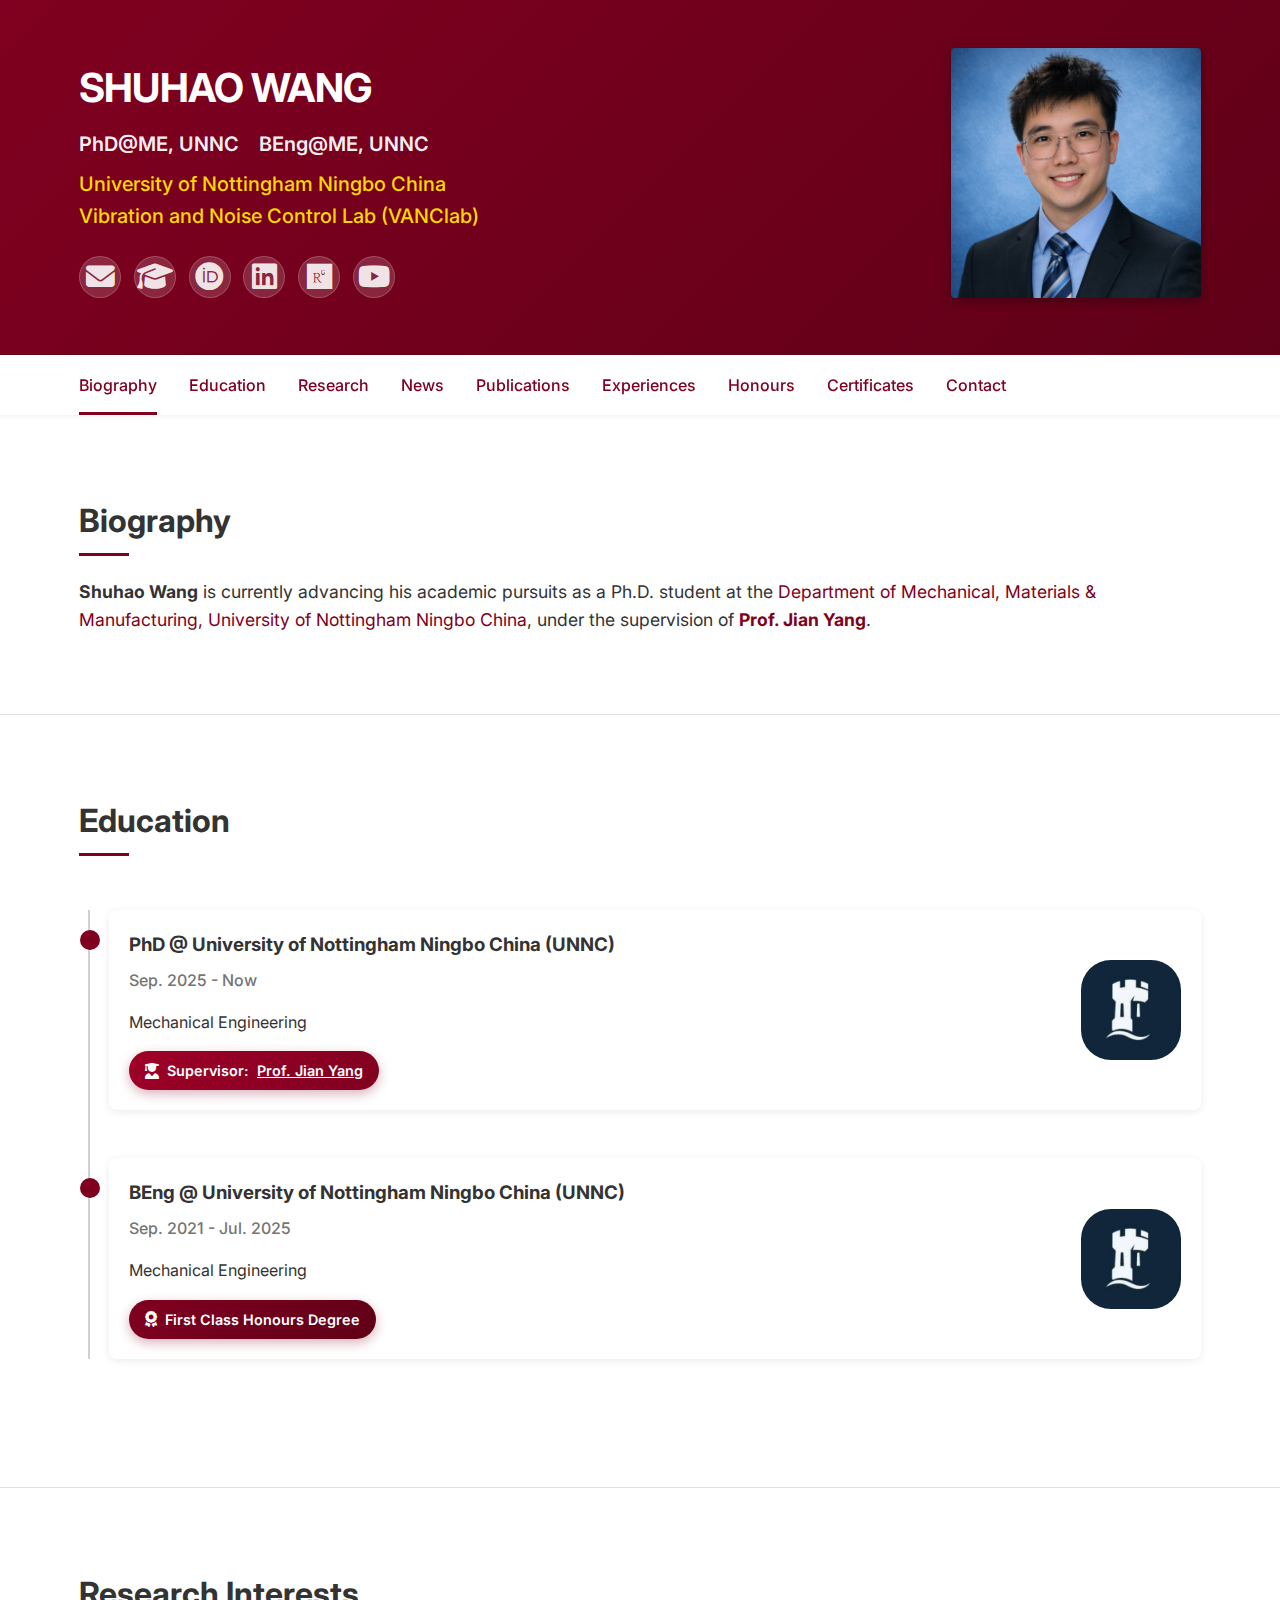
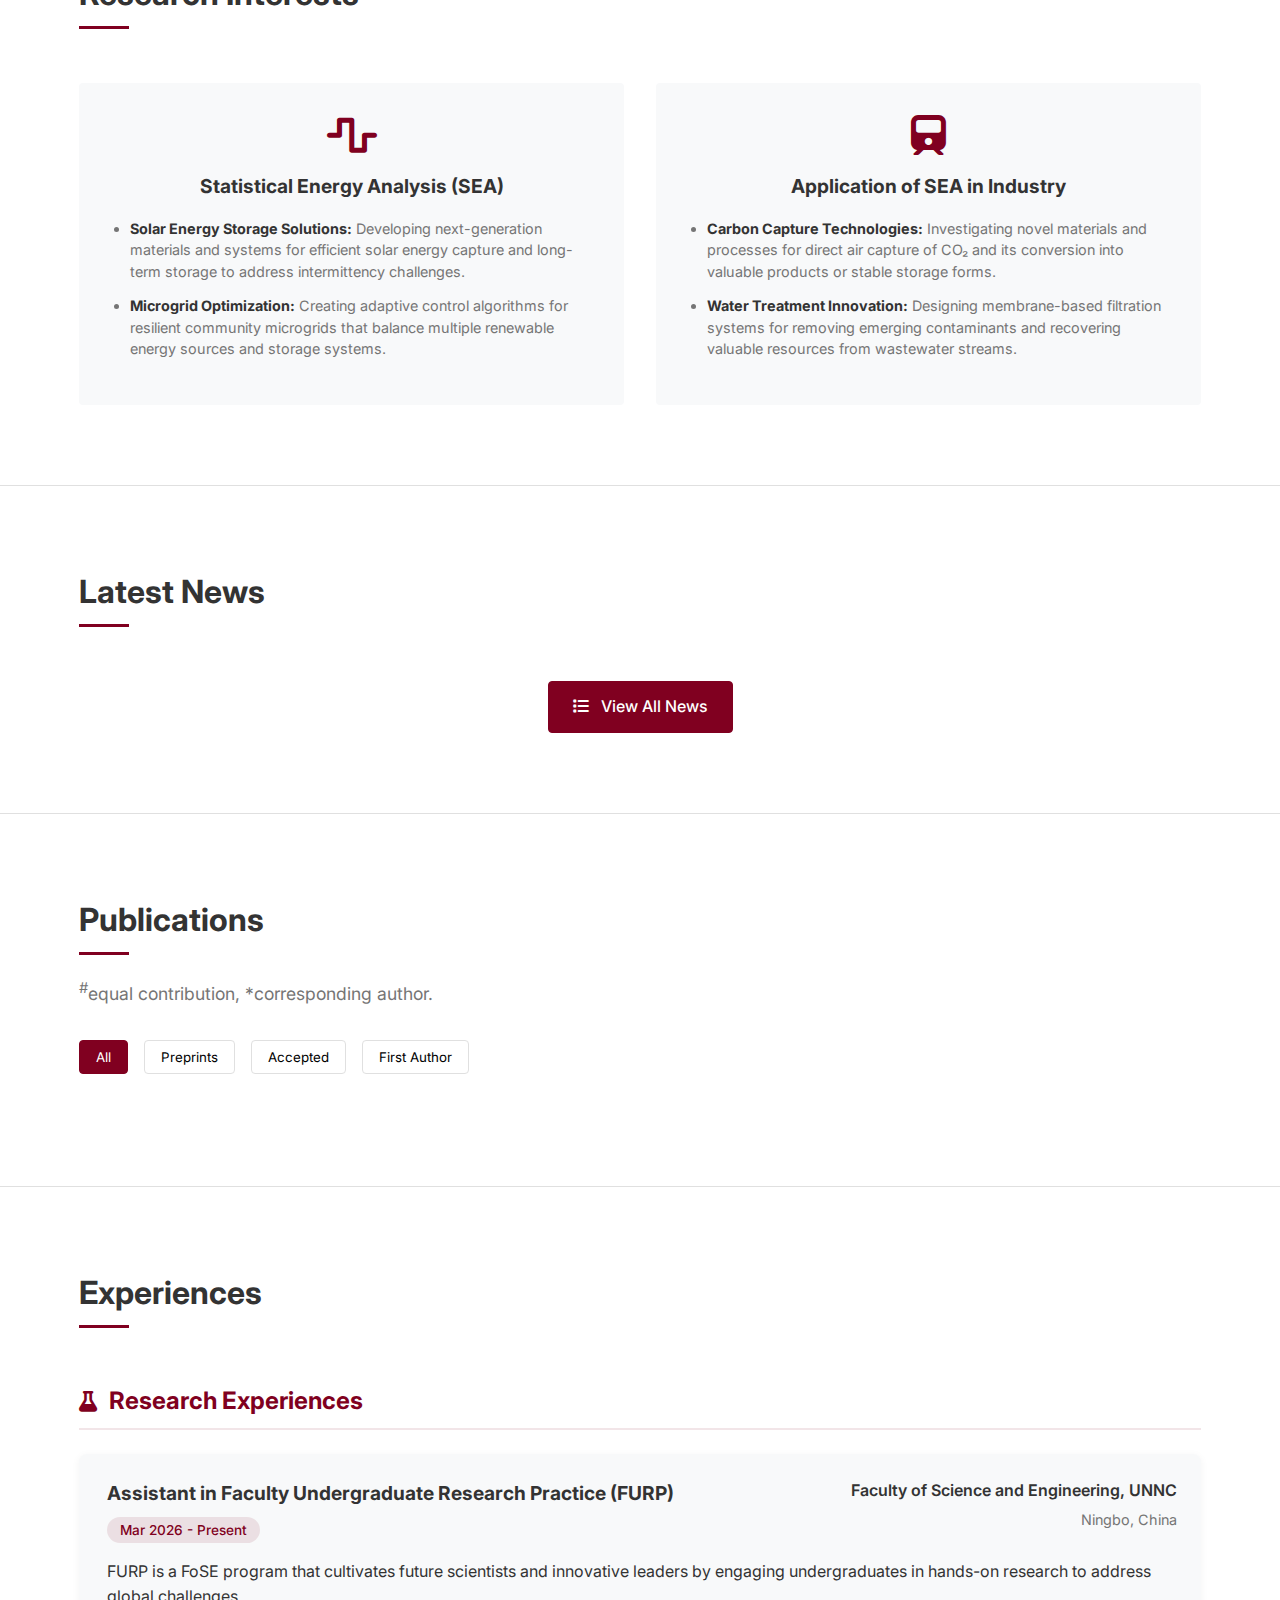
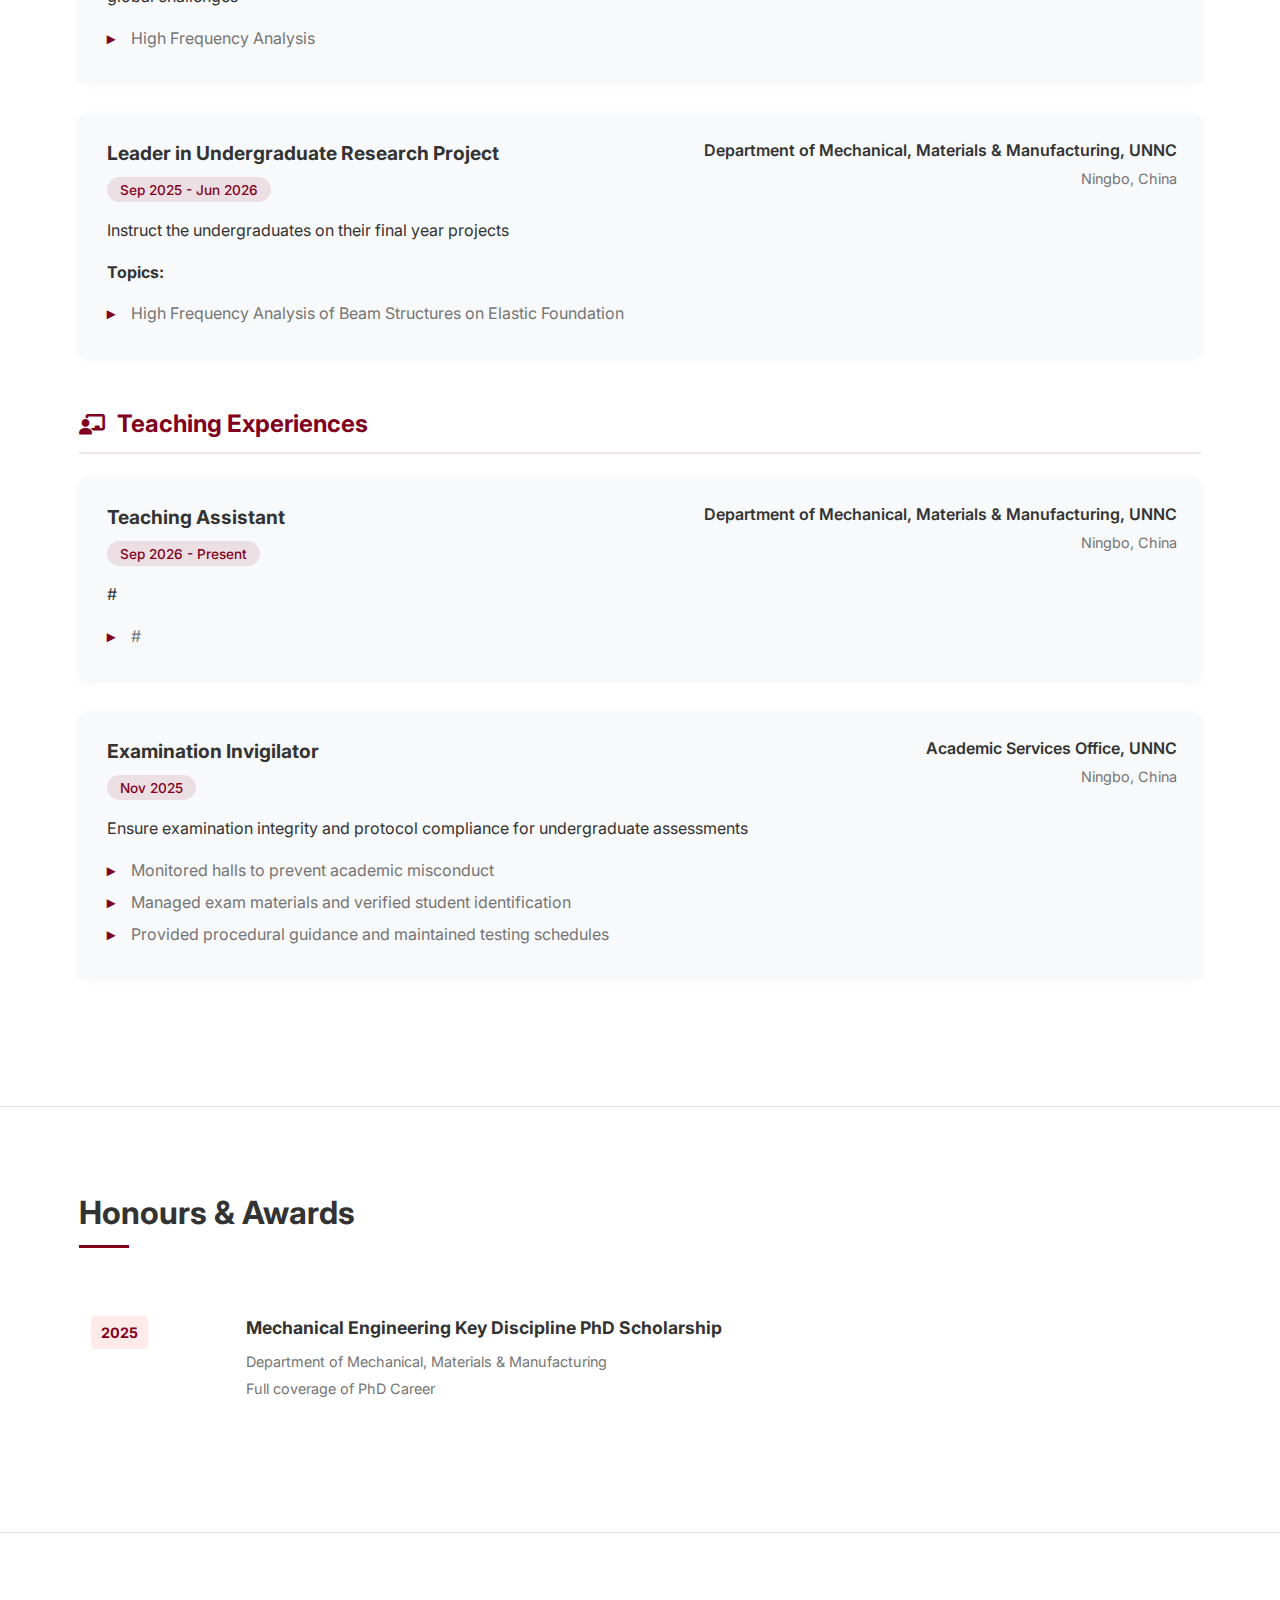
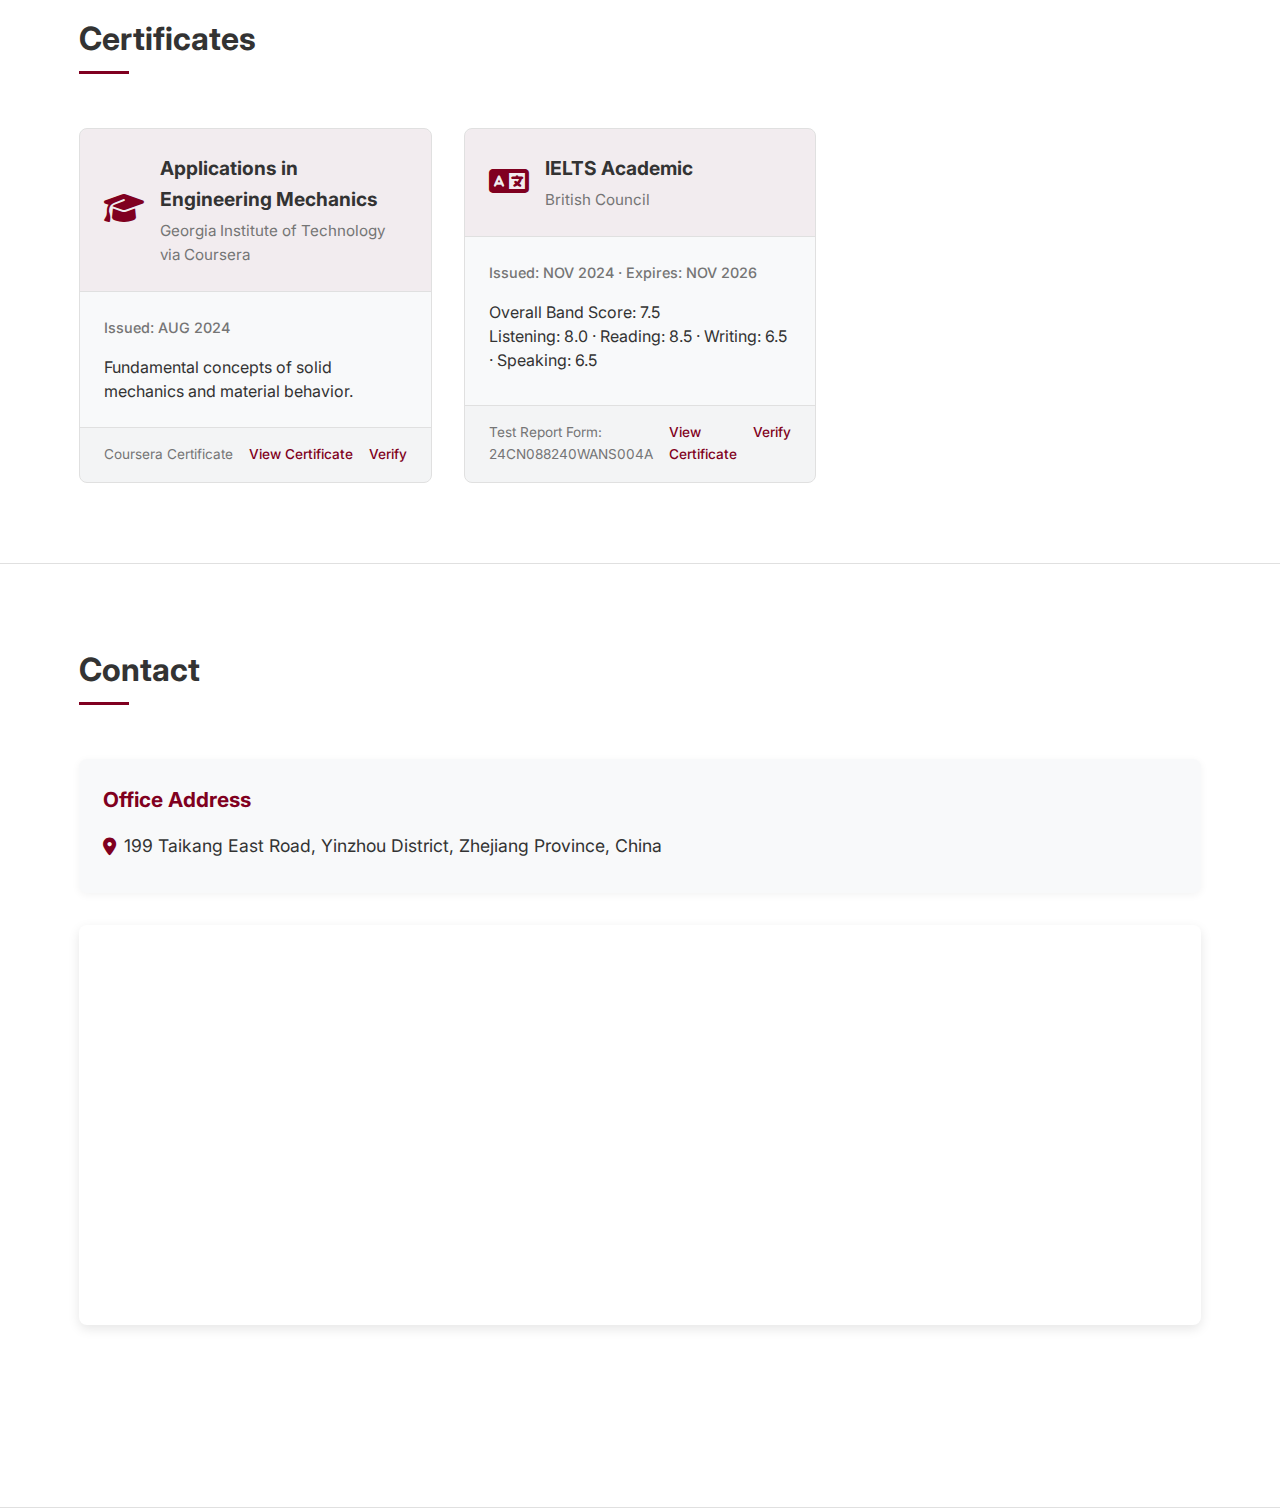
<file: index.html>
<!DOCTYPE html>
<html lang="en">
<head>
    <meta charset="UTF-8">
    <meta name="viewport" content="width=device-width, initial-scale=1.0">
    <title>Shuhao Wang</title>
    <link rel="stylesheet" href="styles.css">
    <link rel="stylesheet" href="https://cdnjs.cloudflare.com/ajax/libs/font-awesome/6.4.0/css/all.min.css">
    <link href="https://fonts.googleapis.com/css2?family=Inter:wght@300;400;500;600;700&display=swap" rel="stylesheet">
</head>
<body>
    <header>
        <div class="container">
            <div class="header-content">
                <div class="profile-info">
                    <!-- Profile info will be loaded from JSON -->
                </div>
                <div class="profile-image">
                    <img src="assets/shuhao_larger_profile.jpg" id="profile-img">
                </div>
            </div>
        </div>
    </header>

    <nav>
        <div class="container">
            <ul class="nav-links">
                <li><a href="#about" class="active">Biography</a></li>
                <li><a href="#education">Education</a></li>
                <li><a href="#research">Research</a></li>
                <li><a href="#latest-news">News</a></li>
                <li><a href="#publications">Publications</a></li>
                <li><a href="#experiences">Experiences</a></li>
                <li><a href="#honours">Honours</a></li>
                <li><a href="#certificates">Certificates</a></li>
                <li><a href="#location">Contact</a></li>
            </ul>
        </div>
    </nav>

    <main>
        <section id="about" class="section">
            <div class="container">
                <h2 class="section-title">Biography</h2>
                <div class="about-content">
                    <p><b>Shuhao Wang</b> is currently advancing his academic pursuits as a Ph.D. student at the <a href="https://www.nottingham.edu.cn/en/science-engineering/departments-schools/mmm/home.aspx">Department of Mechanical, Materials & Manufacturing, University of Nottingham Ningbo China</a>, under the supervision of <a href="https://www.vanclab.com/prof-yang"> <b>Prof. Jian Yang</b></a>. 
                </div>
            </div>
        </section>

<section id="education" class="section">
    <div class="container">
        <h2 class="section-title">Education</h2>
        <div class="timeline">
            <div class="timeline-item">
                <div class="timeline-marker"></div>
                <div class="timeline-content">
                    <div class="edu-content-wrapper">
                        <div class="edu-text">
                            <h3>PhD @ University of Nottingham Ningbo China (UNNC)</h3>
                            <p class="timeline-date">Sep. 2025 - Now</p>
                            <p>Mechanical Engineering</p>
                            <!-- 导师信息 -->
                            <div class="supervisor-info">
                                <span class="supervisor-badge">
                                    <i class="fas fa-user-graduate"></i>
                                    Supervisor: <a href="https://www.vanclab.com/prof-yang">Prof. Jian Yang</a>
                                </span>
                            </div>
                        </div>
                        <div class="school-logo">
                            <img src="assets/unnclogo.jpg" alt="University of Nottingham Ningbo China" class="edu-logo">
                        </div>
                    </div>
                </div>
            </div>
            <div class="timeline-item">
                <div class="timeline-marker"></div>
                <div class="timeline-content">
                    <div class="edu-content-wrapper">
                        <div class="edu-text">
                            <h3>BEng @ University of Nottingham Ningbo China (UNNC)</h3>
                            <p class="timeline-date">Sep. 2021 - Jul. 2025</p>
                            <p>Mechanical Engineering</p>
                            <!-- 一等荣誉学位信息 -->
                            <div class="degree-honors">
                                <span class="honors-badge">
                                    <i class="fas fa-award"></i>
                                    First Class Honours Degree
                                </span>
                            </div>
                        </div>
                        <div class="school-logo">
                            <img src="assets/unnclogo.jpg" alt="University of Nottingham Ningbo China" class="edu-logo">
                        </div>
                    </div>
                </div>
            </div>
        </div>
    </div>
</section>

        <section id="research" class="section">
            <div class="container">
                <h2 class="section-title">Research Interests</h2>
                <div class="research-areas">
                    <div class="research-area">
                        <i class="fas fa-wave-square"></i>
                        <h3>Statistical Energy Analysis (SEA)</h3>
                        <ul class="research-list">
                            <li><strong>Solar Energy Storage Solutions:</strong> Developing next-generation materials and systems for efficient solar energy capture and long-term storage to address intermittency challenges.</li>
                            <li><strong>Microgrid Optimization:</strong> Creating adaptive control algorithms for resilient community microgrids that balance multiple renewable energy sources and storage systems.</li>
                        </ul>
                    </div>
                    <div class="research-area">
                        <i class="fas fa-train"></i>
                        <h3>Application of SEA in Industry</h3>
                        <ul class="research-list">
                            <li><strong>Carbon Capture Technologies:</strong> Investigating novel materials and processes for direct air capture of CO₂ and its conversion into valuable products or stable storage forms.</li>
                            <li><strong>Water Treatment Innovation:</strong> Designing membrane-based filtration systems for removing emerging contaminants and recovering valuable resources from wastewater streams.</li>
                        </ul>
                    </div>
                </div>
            </div>
        </section>

        <section id="latest-news" class="section">
            <div class="container">
                <h2 class="section-title">Latest News</h2>
                <div id="news-container" class="news-list">
                    <!-- News items will be dynamically loaded here from news.json -->
                </div>
                <div class="view-all-news">
                    <a href="pages/all-news.html" class="btn btn-primary"><i class="fas fa-list"></i> View All News</a>
                </div>
            </div>
        </section>

        <section id="publications" class="section">
            <div class="container">
                <h2 class="section-title">Publications</h2>
                <p class="section-description"><sup>#</sup>equal contribution, *corresponding author.</p>
                <div class="publication-filter">
                    <button class="filter-btn active" data-filter="all">All</button>
                    <button class="filter-btn" data-filter="preprint">Preprints</button>
                    <button class="filter-btn" data-filter="accepted">Accepted</button>
                    <button class="filter-btn" data-filter="first-author">First Author</button>
                </div>
                <div class="publications-list">
                    <!-- Publications items will be dynamically loaded here from publications.json -->
                </div>
            </div>
        </section>

        <section id="experiences" class="section">
    <div class="container">
        <h2 class="section-title">Experiences</h2>
        <div class="experiences-container">
            
            <!-- 科研经历部分 -->
            <div class="experience-category">
                <h3 class="category-title">
                    <i class="fas fa-flask"></i>
                    Research Experiences
                </h3>
                <div class="experience-list">
                    
                    <div class="experience-item">
                        <div class="experience-header">
                            <div class="experience-title">
                                <h4>Assistant in Faculty Undergraduate Research Practice (FURP)</h4>
                                <span class="experience-date">Mar 2026 - Present</span>
                            </div>
                            <div class="experience-org">
                                <span class="org-name">Faculty of Science and Engineering, UNNC</span>
                                <span class="org-location">Ningbo, China</span>
                            </div>
                        </div>
                        <div class="experience-content">
                            <p>FURP is a FoSE program that cultivates future scientists and innovative leaders by engaging undergraduates in hands-on research to address global challenges</p>
                            <ul class="experience-highlights">
                                <li>High Frequency Analysis</li>
                            </ul>
                        </div>
                    </div>

                    <div class="experience-item">
                        <div class="experience-header">
                            <div class="experience-title">
                                <h4>Leader in Undergraduate Research Project</h4>
                                <span class="experience-date">Sep 2025 - Jun 2026</span>
                            </div>
                            <div class="experience-org">
                                <span class="org-name">Department of Mechanical, Materials & Manufacturing, UNNC</span>
                                <span class="org-location">Ningbo, China</span>
                            </div>
                        </div>
                        <div class="experience-content">
                            <p>Instruct the undergraduates on their final year projects</p>
                           <p><strong>Topics:</strong></p>
                            <ul class="experience-highlights">
                                <li>High Frequency Analysis of Beam Structures on Elastic Foundation</li>
                            </ul>
                        </div>
                    </div>

                </div>
            </div>

            <!-- 教学经历部分 -->
            <div class="experience-category">
                <h3 class="category-title">
                    <i class="fas fa-chalkboard-teacher"></i>
                    Teaching Experiences
                </h3>
                <div class="experience-list">
                    
                    <div class="experience-item">
                        <div class="experience-header">
                            <div class="experience-title">
                                <h4>Teaching Assistant</h4>
                                <span class="experience-date">Sep 2026 - Present</span>
                            </div>
                            <div class="experience-org">
                                <span class="org-name">Department of Mechanical, Materials & Manufacturing, UNNC</span>
                                <span class="org-location">Ningbo, China</span>
                            </div>
                        </div>
                        <div class="experience-content">
                            <p>#</p>
                            <ul class="experience-highlights">
                                <li>#</li>
                            </ul>
                        </div>
                    </div>

                    <div class="experience-item">
                        <div class="experience-header">
                            <div class="experience-title">
                                <h4>Examination Invigilator</h4>
                                <span class="experience-date">Nov 2025</span>
                            </div>
                            <div class="experience-org">
                                <span class="org-name">Academic Services Office, UNNC</span>
                                <span class="org-location">Ningbo, China</span>
                            </div>
                        </div>
                        <div class="experience-content">
                            <p>Ensure examination integrity and protocol compliance for undergraduate assessments</p>
                            <ul class="experience-highlights">
                                <li>Monitored halls to prevent academic misconduct</li>
                                <li>Managed exam materials and verified student identification</li>
                                <li>Provided procedural guidance and maintained testing schedules</li>
                            </ul>
                        </div>
                    </div>

                </div>
            </div>

        </div>
    </div>
</section>
        
<section id="honours" class="section">
    <div class="container">
        <h2 class="section-title">Honours & Awards</h2>
        <div class="honors-list">
            <div class="honor-item">
                <div class="honor-year"><span class="year-highlight">2025</span></div>
                <div class="honor-content">
                    <h3>Mechanical Engineering Key Discipline PhD Scholarship</h3>
                    <p>Department of Mechanical, Materials & Manufacturing</p>
                    <p style="color: var(--light-text);">Full coverage of PhD Career</p>
                </div>
            </div>
        </div>
    </div>
</section>

<section id="certificates" class="section">
    <div class="container">
        <h2 class="section-title">Certificates</h2>
        <div class="certificates-grid">
            <!-- 证书卡片1：Coursera课程 -->
            <div class="certificate-card">
                <div class="cert-header">
                    <div class="cert-icon">
                        <i class="fas fa-graduation-cap"></i>
                    </div>
                    <div class="cert-title">
                        <h3>Applications in Engineering Mechanics</h3>
                        <p class="cert-org">Georgia Institute of Technology via Coursera</p>
                    </div>
                </div>
                <div class="cert-body">
                    <p class="cert-date">Issued: AUG 2024</p>
                    <p class="cert-description">Fundamental concepts of solid mechanics and material behavior.</p>
                </div>
                <div class="cert-footer">
                    <div class="cert-credential">
                        <span>Coursera Certificate</span>
                    </div>
                    <div class="cert-actions">
                        <a href="assets/coursera_application of engineering mechanics.pdf" class="cert-link">View Certificate</a>
                        <a href="https://coursera.org/share/c30a9434f27295e98b4d023239989419" class="cert-link">Verify</a>
                    </div>
                </div>
            </div>

            <!-- 证书卡片2：IELTS -->
            <div class="certificate-card">
                <div class="cert-header">
                    <div class="cert-icon">
                        <i class="fas fa-language"></i>
                    </div>
                    <div class="cert-title">
                        <h3>IELTS Academic</h3>
                        <p class="cert-org">British Council</p>
                    </div>
                </div>
                <div class="cert-body">
                    <p class="cert-date">Issued: NOV 2024 · Expires: NOV 2026</p>
                    <p class="cert-description">Overall Band Score: 7.5<br>
                    Listening: 8.0 · Reading: 8.5 · Writing: 6.5 · Speaking: 6.5</p>
                </div>
                <div class="cert-footer">
                    <div class="cert-credential">
                        <span>Test Report Form: 24CN088240WANS004A</span>
                    </div>
                    <div class="cert-actions">
                        <a href="#" class="cert-link">View Certificate</a>
                        <a href="#" class="cert-link">Verify</a>
                    </div>
                </div>
            </div>
        </div>
    </div>
</section>

        <section id="location" class="section">
            <div class="container">
                <h2 class="section-title">Contact</h2>
                <div class="location-content">
                    <div class="address-container">
                        <div class="address-info">
                            <h3>Office Address</h3>
                            <p><i class="fas fa-map-marker-alt"></i> 199 Taikang East Road, Yinzhou District, Zhejiang Province, China</p>
                        </div>
                    </div>
                    <div class="map-container">
                        <iframe 
                            src="https://www.google.com/maps/embed?pb=!1m18!1m12!1m3!1d3462.107138613587!2d121.55903407533518!3d29.80344897504578!2m3!1f0!2f0!3f0!3m2!1i1024!2i768!4f13.1!3m3!1m2!1s0x344d7c404423a4b5%3A0x793fcb6ce55375c2!2sUniversity%20of%20Nottingham%20Ningbo%20China!5e0!3m2!1sen!2sus!4v1761214506186!5m2!1sen!2sus"
                            width="100%" 
                            height="400" 
                            style="border:0;" 
                            allowfullscreen="" 
                            loading="lazy" 
                            referrerpolicy="no-referrer-when-downgrade">
                        </iframe>
                    </div>
                </div>
            </div>
            <br><br><br><br>
                <div style="width: 15%; height: auto; margin: auto;">
                    <script type="text/javascript" id="clstr_globe" src="//clustrmaps.com/globe.js?d=DWJLz3EZC7nrisrylQFUmPq1hXMtZzummTjtdOb2K-Q"></script>
                </div>
        </section>
    </main>

    <script src="script.js"></script>
    <script>
        // Update copyright year
        document.getElementById('current-year').textContent = new Date().getFullYear();
        
        // Mobile navigation horizontal scroll handling
        document.addEventListener('DOMContentLoaded', function() {
            const navLinks = document.querySelector('.nav-links');
            if (navLinks) {
                // Check if scrollable
                const checkScrollable = () => {
                    const isScrollable = navLinks.scrollWidth > navLinks.clientWidth;
                    document.querySelector('nav .container').classList.toggle('has-scroll', isScrollable);
                };
                
                // Check on load and resize
                checkScrollable();
                window.addEventListener('resize', checkScrollable);
                
                // Scroll to active link
                const activeLink = navLinks.querySelector('a.active');
                if (activeLink) {
                    const activeLi = activeLink.closest('li');
                    if (activeLi) {
                        setTimeout(() => {
                            // Center the active link
                            const scrollPos = activeLi.offsetLeft - (navLinks.clientWidth / 2) + (activeLi.offsetWidth / 2);
                            navLinks.scrollLeft = Math.max(0, scrollPos);
                        }, 100);
                    }
                }
            }
        });
    </script>
</body>
</html>
</file>
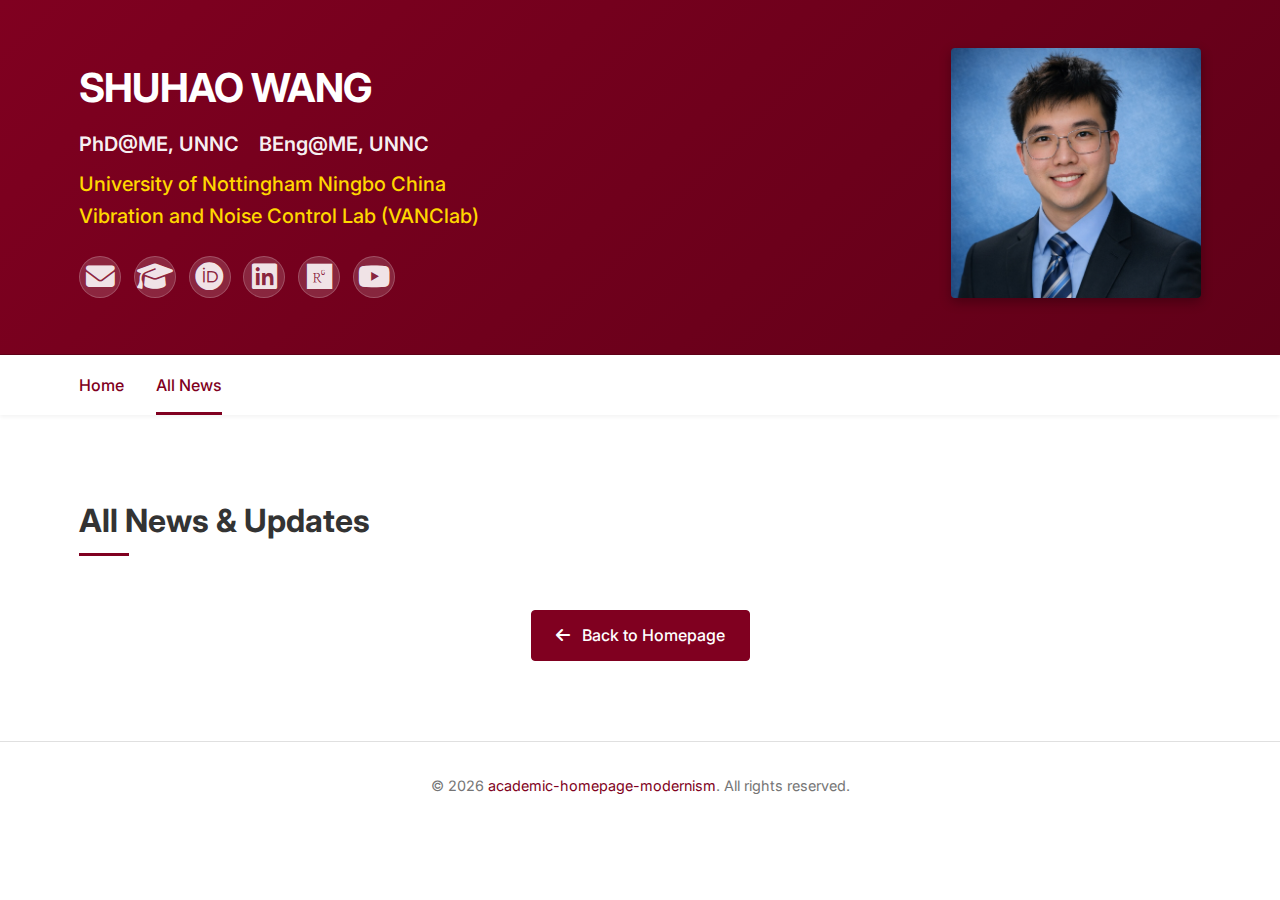
<file: pages/all-news.html>
<!DOCTYPE html>
<html lang="en">
<head>
    <meta charset="UTF-8">
    <meta name="viewport" content="width=device-width, initial-scale=1.0">
    <title>All News - Senkang Forest Hu</title>
    <link rel="stylesheet" href="../styles.css">
    <link rel="stylesheet" href="https://cdnjs.cloudflare.com/ajax/libs/font-awesome/6.4.0/css/all.min.css">
    <link href="https://fonts.googleapis.com/css2?family=Inter:wght@300;400;500;600;700&display=swap" rel="stylesheet">
</head>
<body>
    <header>
        <div class="container">
            <div class="header-content">
                <div class="profile-info">
                    <!-- Profile info will be loaded from JSON -->
                </div>
                <div class="profile-image">
                    <img src="../assets/shuhao_profile.jpg" alt="Senkang Hu" id="profile-img">
                </div>
            </div>
        </div>
    </header>

    <nav>
        <div class="container">
            <ul class="nav-links">
                <li><a href="../index.html">Home</a></li>
                <li><a href="#" class="active">All News</a></li>
            </ul>
        </div>
    </nav>

    <main>
        <section id="all-news" class="section">
            <div class="container">
                <h2 class="section-title">All News & Updates</h2>
                <div id="all-news-container" class="news-list">
                    <!-- News items will be dynamically loaded here from news.json -->
                </div>
                <div class="back-to-home">
                    <a href="../index.html" class="btn btn-primary"><i class="fas fa-arrow-left"></i> Back to Homepage</a>
                </div>
            </div>
        </section>
    </main>

    <footer>
        <div class="container">
            <p>&copy; <span id="copyright-year"></span> <a href="https://github.com/dl-m9/academic-homepage-modernism">academic-homepage-modernism</a>. All rights reserved.</p>
        </div>
    </footer>

    <script>
        // Set copyright year
        document.getElementById('copyright-year').textContent = new Date().getFullYear();
        
        // Mobile navigation horizontal scroll handling
        document.addEventListener('DOMContentLoaded', function() {
            const navLinks = document.querySelector('.nav-links');
            if (navLinks) {
                // Check if scrollable
                const checkScrollable = () => {
                    const isScrollable = navLinks.scrollWidth > navLinks.clientWidth;
                    document.querySelector('nav .container').classList.toggle('has-scroll', isScrollable);
                };
                
                // Check on load and resize
                checkScrollable();
                window.addEventListener('resize', checkScrollable);
                
                // Scroll to active link
                const activeLink = navLinks.querySelector('a.active');
                if (activeLink) {
                    const activeLi = activeLink.closest('li');
                    if (activeLi) {
                        setTimeout(() => {
                            // Center the active link
                            const scrollPos = activeLi.offsetLeft - (navLinks.clientWidth / 2) + (activeLi.offsetWidth / 2);
                            navLinks.scrollLeft = Math.max(0, scrollPos);
                        }, 100);
                    }
                }
            }
        });
    </script>
    <script src="../script.js"></script>
</body>
</html>
</file>
<file: styles.css>
/* ===== BASE STYLES & VARIABLES ===== */

/* CSS Custom Properties for consistent theming */
:root {
    --primary-color: #800020; /* Burgundy red */
    --primary-dark: #600018;  /* Dark burgundy */
    --primary-light: #a00028; /* Light burgundy */
    --secondary-color: #f8f9fa;
    --text-color: #333;
    --light-text: #757575;
    --border-color: #e0e0e0;
    --section-spacing: 5rem;
    --timeline-color: #f0f0f0;
}

/* Global reset and box sizing */
* {
    margin: 0;
    padding: 0;
    box-sizing: border-box;
}

/* Base body styles */
body {
    font-family: 'Inter', sans-serif;
    line-height: 1.6;
    color: var(--text-color);
    background-color: #fff;
}

/* Container for consistent layout */
.container {
    width: 90%;
    max-width: 1200px;
    margin: 0 auto;
    padding: 0 15px;
}

/* Link styles */
a {
    color: var(--primary-color);
    text-decoration: none;
    transition: color 0.3s ease;
}

a:hover {
    color: var(--primary-dark);
}

/* ===== HEADER STYLES ===== */

header {
    padding: 3rem 0;
    background: linear-gradient(135deg, var(--primary-color), var(--primary-dark));
    border-bottom: 1px solid var(--primary-dark);
    color: white;
}

.header-content {
    display: flex;
    justify-content: space-between;
    align-items: center;
}

.profile-info {
    flex: 1.5;
}

.profile-image {
    flex: 1;
    text-align: right;
}

#profile-img {
    width: 250px;
    height: 250px;
    border-radius: 4px;
    object-fit: cover;
    box-shadow: 0 4px 12px rgba(0, 0, 0, 0.3);
}

/* Three-color text scheme for header */
header h1 {
    font-size: 2.5rem;
    margin-bottom: 0.5rem;
    font-weight: 700;
    letter-spacing: -0.02em;
    color: #ffffff; /* Pure white - main title */
}

header .subtitle {
    font-size: 1.25rem;
    margin-bottom: 1.5rem;
}

/* Color hierarchy in subtitles */
.subtitle-main {
    color: rgba(255, 255, 255, 0.95); /* Bright white - important info */
    font-weight: 600;
    margin-bottom: 0.5rem;
}

.subtitle-links {
    color: rgba(255, 255, 255, 0.8); /* Light white - secondary info */
    line-height: 1.6;
}

.subtitle-links a {
    color: #ffd700; /* Gold - links and emphasis */
    transition: all 0.3s ease;
    text-decoration: none;
    font-weight: 500;
}

.subtitle-links a:hover {
    color: #ffffa0; /* Light gold hover */
    text-decoration: underline;
}

/* Contact information styles */
.contact-info {
    display: flex;
    flex-wrap: nowrap;
    gap: 0.8rem;
}

.contact-info p {
    display: flex;
    align-items: center;
    margin: 0;
    flex-shrink: 0;
}

.contact-info i {
    color: rgba(255, 255, 255, 0.9);
    font-size: 1.8rem;
}

.contact-info a {
    padding: 8px;
    display: flex;
    align-items: center;
    justify-content: center;
    border-radius: 50%;
    transition: all 0.3s ease;
    background-color: rgba(255, 255, 255, 0.15);
    width: 42px;
    height: 42px;
    border: 1px solid rgba(255, 255, 255, 0.2);
}

.contact-info a:hover {
    background-color: rgba(255, 255, 255, 0.25);
    transform: translateY(-3px);
    box-shadow: 0 6px 12px rgba(0, 0, 0, 0.3);
}

.icon-svg {
    width: 1.8rem;
    height: 1.8rem;
    filter: invert(1) brightness(2);
}

/* ===== NAVIGATION STYLES ===== */

nav {
    background-color: #fff;
    box-shadow: 0 2px 4px rgba(0, 0, 0, 0.05);
    position: sticky;
    top: 0;
    z-index: 100;
    width: 100%;
}

.nav-links {
    display: flex;
    list-style: none;
    height: 60px;
}

.nav-links li {
    margin-right: 2rem;
}

.nav-links a {
    display: inline-block;
    height: 60px;
    line-height: 60px;
    font-weight: 500;
    position: relative;
}

.nav-links a.active {
    color: var(--primary-color);
}

.nav-links a::after {
    content: '';
    position: absolute;
    bottom: 0;
    left: 0;
    width: 0;
    height: 3px;
    background-color: var(--primary-color);
    transition: width 0.3s ease;
}

.nav-links a.active::after {
    width: 100%;
}

.nav-links a:hover::after {
    width: 100%;
}

/* ===== RESPONSIVE DESIGN - MOBILE STYLES ===== */

/* Mobile navigation menu */
.menu-toggle {
    display: none;
}

/* Tablet and mobile breakpoint */
@media (max-width: 768px) {
    h1 {
        font-size: 2rem;
    }
    
    nav {
        position: fixed;
        top: 0;
        left: 0;
        width: 100%;
        z-index: 1000;
        background-color: #fff;
        box-shadow: 0 2px 4px rgba(0, 0, 0, 0.1);
        overflow: hidden;
    }
    
    body {
        padding-top: 60px;
    }
    
    .nav-links {
        display: flex;
        justify-content: flex-start;
        overflow-x: auto;
        -webkit-overflow-scrolling: touch;
        scrollbar-width: none; /* Firefox */
        -ms-overflow-style: none;  /* IE and Edge */
        white-space: nowrap;
        padding: 0.5rem 0;
        height: auto;
        width: 100%;
        margin: 0;
    }
    
    .nav-links::-webkit-scrollbar {
        display: none; /* Chrome, Safari, Opera */
    }
    
    nav .container {
        padding: 0;
        position: relative;
    }
    
    .nav-links li {
        display: inline-block;
        margin: 0 0.8rem;
        flex-shrink: 0;
    }
    
    .nav-links li:first-child {
        margin-left: 15px;
    }
    
    .nav-links li:last-child {
        margin-right: 15px;
        padding-right: 5px; /* Add padding for better scrolling */
    }
    
    .nav-links a {
        height: auto;
        line-height: normal;
        padding: 0.5rem 0;
        font-size: 0.95rem;
        white-space: nowrap;
    }
    
    /* Gradient indicators for scrollable content */
    nav .container::before,
    nav .container::after {
        content: '';
        position: absolute;
        top: 0;
        bottom: 0;
        width: 20px;
        z-index: 10;
        pointer-events: none;
        opacity: 0;
        transition: opacity 0.3s ease;
    }
    
    nav .container::before {
        left: 0;
        background: linear-gradient(to right, rgba(255,255,255,1), rgba(255,255,255,0));
    }
    
    nav .container::after {
        right: 0;
        background: linear-gradient(to left, rgba(255,255,255,1), rgba(255,255,255,0));
    }
    
    /* Show gradients only when scrollable */
    nav .container.has-scroll::before,
    nav .container.has-scroll::after {
        opacity: 1;
    }
    
    .section {
        padding: 3rem 0;
    }
    
    #profile-img {
        width: 180px;
        height: 180px;
    }
    
    .projects-grid {
        grid-template-columns: 1fr;
    }
    
    .gallery-container {
        grid-template-columns: repeat(auto-fill, minmax(250px, 1fr));
    }
    
    /* Hide timeline elements on mobile */
    .timeline {
        padding-left: 0;
    }
    
    .timeline::before {
        display: none;
    }
    
    .timeline-marker {
        display: none;
    }
    
    .edu-content-wrapper {
        flex-direction: column;
        align-items: flex-start;
    }
    
    .edu-text {
        padding-right: 0;
        margin-bottom: 1rem;
    }
    
    .school-logo {
        align-self: center;
    }
    
    .edu-logo {
        width: 80px;
    }
    
    .honor-item {
        flex-direction: column;
    }
    
    .honor-year {
        margin-bottom: 0.75rem;
        margin-right: 0;
    }
    
    .news-item {
        flex-direction: column;
    }
    
    .news-date {
        margin-right: 0;
        margin-bottom: 1rem;
    }
    
    .service-list {
        gap: 0.5rem;
    }
    
    .service-list li {
        font-size: 0.85rem;
        padding: 0.4rem 0.8rem;
    }
    
    .address-info p {
        font-size: 1rem;
    }
    
    .address-description {
        font-size: 0.9rem !important;
    }
}

/* Small mobile breakpoint */
@media (max-width: 576px) {
    nav {
        padding: 0;
    }
    
    body {
        padding-top: 42px; /* Adjust padding for smaller screens */
    }
    
    .nav-links {
        padding: 0.3rem 0;
    }
    
    .nav-links li {
        margin: 0 0.6rem;
    }
    
    .nav-links li:first-child {
        margin-left: 10px;
    }
    
    .nav-links li:last-child {
        margin-right: 10px;
    }
    
    .nav-links a {
        font-size: 0.9rem;
        padding: 0.4rem 0;
    }
    
    .container nav::before,
    .container nav::after {
        width: 20px;
    }
    
    .contact-info {
        flex-direction: row;
        gap: 0.5rem;
        justify-content: flex-start;
        margin-bottom: 1rem;
    }
    
    .contact-info a {
        width: 38px;
        height: 38px;
        padding: 6px;
    }
    
    .contact-info i {
        font-size: 1.5rem;
    }
    
    .icon-svg {
        width: 1.5rem;
        height: 1.5rem;
    }
    
    .skill-item {
        flex-direction: column;
        align-items: flex-start;
    }
    
    .skill-name {
        margin-bottom: 0.5rem;
    }
    
    .gallery-container {
        grid-template-columns: 1fr;
    }
    
    .contact-info-card {
        grid-template-columns: 1fr;
    }
    
    .contact-social {
        grid-column: span 1;
    }
    
    nav .container {
        padding: 0 2px;
    }
}

/* ===== SECTION STYLES ===== */

.section {
    padding: var(--section-spacing) 0;
    border-bottom: 1px solid var(--border-color);
}

.section-title {
    font-size: 2rem;
    margin-bottom: 2rem;
    position: relative;
    display: inline-block;
}

.section-title::after {
    content: '';
    position: absolute;
    bottom: -10px;
    left: 0;
    width: 50px;
    height: 3px;
    background-color: var(--primary-color);
}

/* About Section */
.about-content {
    font-size: 1.1rem;
}

/* ===== NEWS SECTION ===== */

.news-container, .news-list {
    margin-top: 2rem;
}

.news-item {
    display: flex;
    margin-bottom: 1.5rem;
    padding: 0.75rem;
    padding-bottom: 1.5rem;
    border-bottom: 1px solid var(--border-color);
    transition: all 0.2s ease;
    border-radius: 4px;
    background-color: transparent;
    box-shadow: none;
}

.news-item:hover {
    transform: translateX(5px);
    background-color: rgba(128, 0, 32, 0.05);
    box-shadow: 0 2px 8px rgba(0, 0, 0, 0.05);
}

.news-item:last-child {
    border-bottom: none;
}

.news-date {
    min-width: 130px;
    width: 130px;
    font-size: 1.2rem;
    font-weight: 700;
    color: var(--primary-color);
    margin-right: 25px;
    flex-shrink: 0;
    display: flex;
    align-items: flex-start;
    padding-top: 2px;
}

.date-highlight, .year-highlight {
    background-color: rgba(128, 0, 32, 0.1);
    padding: 2px 8px;
    border-radius: 4px;
    display: inline-block;
    font-size: 0.9rem;
}

.news-content {
    flex: 1;
}

.news-content h3 {
    font-size: 1.1rem;
    margin-bottom: 0.5rem;
    color: var(--text-color);
}

/* News title link styles */
.news-title-link {
    color: var(--text-color);
    text-decoration: none;
    font-weight: bold;
    transition: color 0.3s ease;
}

.news-title-link:hover {
    color: var(--primary-color);
    text-decoration: underline;
}

.news-content p {
    color: var(--light-text);
    font-size: 0.9rem;
    margin-bottom: 0.25rem;
}

.news-content a {
    color: var(--primary-color);
    text-decoration: none;
    font-weight: 600;
    margin-left: 5px;
}

.news-content a:hover {
    text-decoration: underline;
}

.view-all-news, .back-to-home {
    margin-top: 2rem;
    text-align: center;
}

.text-center {
    text-align: center;
}

.mt-4 {
    margin-top: 2rem;
}

.btn-secondary {
    background-color: #6c757d;
    color: white;
    padding: 0.5rem 1rem;
    border-radius: 4px;
    text-decoration: none;
    display: inline-block;
    transition: background-color 0.3s;
}

.btn-secondary:hover {
    background-color: #5a6268;
}

/* News items responsive design */
@media (max-width: 768px) {
    .news-item {
        flex-direction: column;
    }
    
    .news-date {
        margin-right: 0;
        margin-bottom: 1rem;
    }
}

/* ===== RESEARCH AREAS ===== */

.research-areas {
    display: flex;
    flex-wrap: wrap;
    gap: 2rem;
    margin-top: 2rem;
}

.research-area {
    flex: 1;
    min-width: 250px;
    padding: 2rem;
    background-color: var(--secondary-color);
    border-radius: 4px;
    text-align: center;
    transition: transform 0.3s ease, box-shadow 0.3s ease;
}

.research-area:hover {
    transform: translateY(-5px);
    box-shadow: 0 10px 20px rgba(0, 0, 0, 0.05);
}

.research-area i {
    font-size: 2.5rem;
    color: var(--primary-color);
    margin-bottom: 1rem;
}

.research-area h3 {
    font-size: 1.2rem;
    margin-bottom: 1rem;
}

.research-area p {
    font-size: 0.9rem;
    color: var(--light-text);
    line-height: 1.5;
}

.research-list {
    text-align: left;
    padding-left: 1.2rem;
    margin-bottom: 0;
}

.research-list li {
    font-size: 0.9rem;
    color: var(--light-text);
    line-height: 1.5;
    margin-bottom: 0.8rem;
}

.research-list li strong {
    color: var(--text-color);
}

/* ===== EDUCATION TIMELINE ===== */

.timeline {
    position: relative;
    margin: 2rem 0;
    padding-left: 30px;
}

.timeline::before {
    content: '';
    position: absolute;
    left: 9px;
    top: 0;
    height: 100%;
    width: 2px;
    background-color: #d0d0d0;
    z-index: 0;
}

.timeline-item {
    position: relative;
    margin-bottom: 3rem;
    transition: transform 0.3s ease, box-shadow 0.3s ease;
    border-radius: 8px;
    padding: 20px;
    background-color: transparent;
    box-shadow: 0 2px 8px rgba(0, 0, 0, 0.08);
}

.timeline-item:hover {
    transform: translateY(-5px);
    box-shadow: 0 10px 20px rgba(0, 0, 0, 0.1);
    background-color: #fff;
}

.timeline-marker {
    position: absolute;
    top: 20px;
    left: -29.5px;
    width: 20px;
    height: 20px;
    border-radius: 50%;
    background-color: var(--primary-color);
    z-index: 2;
}

.timeline-content {
    flex: 1;
}

.edu-content-wrapper {
    display: flex;
    align-items: center;
    gap: 2rem;
}

.edu-text {
    flex: 1;
    padding-right: 1rem;
}

.school-logo {
    flex-shrink: 0;
    display: flex;
    align-items: center;
    justify-content: center;
}

.edu-logo {
    width: 100px;
    height: auto;
    border-radius: 30px;
    object-fit: contain;
}

.timeline-content h3 {
    margin-bottom: 0.5rem;
    color: var(--text-color);
}

.timeline-date {
    font-weight: 500;
    color: var(--light-text);
    margin-bottom: 1rem;
}

/* Degree Honors Badge */
.degree-honors {
    margin-top: 1rem;
}

.honors-badge {
    display: inline-flex;
    align-items: center;
    gap: 0.5rem;
    background: linear-gradient(135deg, var(--primary-color), var(--primary-dark));
    color: white;
    padding: 0.5rem 1rem;
    border-radius: 20px;
    font-weight: 600;
    font-size: 0.9rem;
    box-shadow: 0 4px 12px rgba(128, 0, 32, 0.3);
    transition: all 0.3s ease;
    animation: pulse 2s infinite;
}

.honors-badge:hover {
    transform: translateY(-2px);
    box-shadow: 0 6px 16px rgba(128, 0, 32, 0.4);
}

.honors-badge i {
    font-size: 1rem;
}

/* Supervisor Badge */
.supervisor-info {
    margin-top: 1rem;
}

.supervisor-badge {
    display: inline-flex;
    align-items: center;
    gap: 0.5rem;
    background: linear-gradient(135deg, var(--primary-light), var(--primary-color));
    color: white;
    padding: 0.5rem 1rem;
    border-radius: 20px;
    font-weight: 600;
    font-size: 0.9rem;
    box-shadow: 0 4px 12px rgba(128, 0, 32, 0.3);
    transition: all 0.3s ease;
}

.supervisor-badge:hover {
    transform: translateY(-2px);
    box-shadow: 0 6px 16px rgba(128, 0, 32, 0.4);
}

.supervisor-badge i {
    font-size: 1rem;
}

.supervisor-badge a {
    color: white;
    text-decoration: underline;
    transition: opacity 0.3s ease;
}

.supervisor-badge a:hover {
    opacity: 0.9;
}

@keyframes pulse {
    0% {
        box-shadow: 0 4px 12px rgba(128, 0, 32, 0.3);
    }
    50% {
        box-shadow: 0 4px 16px rgba(128, 0, 32, 0.5);
    }
    100% {
        box-shadow: 0 4px 12px rgba(128, 0, 32, 0.3);
    }
}

/* Responsive design for badges */
@media (max-width: 768px) {
    .honors-badge,
    .supervisor-badge {
        font-size: 0.85rem;
        padding: 0.4rem 0.8rem;
    }
}

/* ===== PUBLICATIONS SECTION ===== */

.publication-filter {
    margin-bottom: 2rem;
    display: flex;
    gap: 1rem;
}

.section-description {
    font-size: 1.1rem;
    color: var(--light-text);
    margin-bottom: 2rem;
}

.filter-btn {
    padding: 0.5rem 1rem;
    background: none;
    border: 1px solid var(--border-color);
    border-radius: 4px;
    cursor: pointer;
    font-family: inherit;
    transition: all 0.3s ease;
}

.filter-btn.active, .filter-btn:hover {
    background-color: var(--primary-color);
    color: white;
    border-color: var(--primary-color);
}

.publications-list {
    display: flex;
    flex-direction: column;
    gap: 1.5rem;
}

.publication {
    display: flex;
    background-color: var(--secondary-color);
    border-radius: 4px;
    overflow: hidden;
    transition: transform 0.3s ease;
}

/* Subtle left border for first-author papers */
.publication.first-author {
    border-left: 3px solid var(--primary-color);
}

.publication:hover {
    transform: translateX(5px);
}

.pub-number {
    display: flex;
    align-items: center;
    justify-content: center;
    width: 40px;
    background-color: var(--primary-color);
    color: white;
    font-weight: 600;
}

.pub-content {
    padding: 1.5rem;
    flex: 1;
}

.pub-content h3 {
    font-size: 1.1rem;
    margin-bottom: 0.5rem;
}

.authors {
    font-size: 0.9rem;
    margin-bottom: 0.5rem;
}

.venue {
    font-size: 0.9rem;
    font-style: italic;
    color: var(--light-text);
    margin-bottom: 0.75rem;
}

.pub-tags {
    display: flex;
    flex-wrap: wrap;
    gap: 0.5rem;
    margin-top: 0.5rem;
}

.tag {
    display: inline-block;
    padding: 0.2rem 0.6rem;
    border-radius: 4px;
    font-size: 0.8rem;
    font-weight: 500;
    font-style: normal;
}

/* Gray color for preprint tags */
.preprint-tag {
    background-color: #f0f0f0;
    color: #666;
}

/* Light red color for venue tags (accepted papers) */
.venue-tag {
    background-color: #ffeaea;
    color: #800020;
}

/* Light purple color for highlight tags, rating tags, and code/blog tags */
.highlight-tag, .code-tag, .blog-tag {
    background-color: #f0e6ff;
    color: #6b2d8a;
    text-decoration: none;
    transition: all 0.3s ease;
}

.code-tag:hover, .blog-tag:hover {
    background-color: #6b2d8a;
    color: white;
}

.highlight {
    color: var(--primary-color);
    font-weight: 600;
    font-style: normal;
}

.status {
    background-color: #ffeaea;
    color: var(--primary-color);
    padding: 0.2rem 0.5rem;
    border-radius: 4px;
    font-style: normal;
}

.code-link, .blog-link {
    display: inline-block;
    margin-left: 0.5rem;
    padding: 0.2rem 0.5rem;
    background-color: #ffeaea;
    color: var(--primary-color);
    border-radius: 4px;
    font-style: normal;
    text-decoration: none;
    font-size: 0.8rem;
    transition: all 0.3s ease;
}

.code-link:hover, .blog-link:hover {
    background-color: var(--primary-color);
    color: white;
}

/* ===== FOOTER ===== */

footer {
    padding: 2rem 0;
    text-align: center;
    color: var(--light-text);
    font-size: 0.9rem;
}

/* ===== PROJECTS SECTION ===== */

.projects-grid {
    display: grid;
    grid-template-columns: repeat(auto-fill, minmax(300px, 1fr));
    gap: 2rem;
    margin-top: 2rem;
}

.project-card {
    background-color: var(--secondary-color);
    border-radius: 4px;
    overflow: hidden;
    transition: transform 0.3s ease, box-shadow 0.3s ease;
}

.project-card:hover {
    transform: translateY(-5px);
    box-shadow: 0 10px 20px rgba(0, 0, 0, 0.05);
}

.project-header {
    padding: 1.5rem;
    background-color: rgba(128, 0, 32, 0.1);
    display: flex;
    align-items: center;
    gap: 1rem;
}

.project-header i {
    font-size: 1.5rem;
    color: var(--primary-color);
}

.project-header h3 {
    font-size: 1.2rem;
    margin: 0;
}

.project-content {
    padding: 1.5rem;
}

.project-content p {
    margin-bottom: 1rem;
}

.project-tech {
    display: flex;
    flex-wrap: wrap;
    gap: 0.5rem;
}

.project-tech span {
    font-size: 0.8rem;
    padding: 0.25rem 0.75rem;
    background-color: rgba(128, 0, 32, 0.1);
    border-radius: 20px;
    color: var(--primary-color);
}

/* ===== SKILLS SECTION ===== */

.skills-container {
    margin-top: 2rem;
}

.skills-category {
    margin-bottom: 2.5rem;
}

.skills-category h3 {
    font-size: 1.3rem;
    margin-bottom: 1.5rem;
    color: var(--primary-color);
}

.skills-list {
    display: flex;
    flex-direction: column;
    gap: 1.2rem;
}

.skill-item {
    display: flex;
    align-items: center;
}

.skill-name {
    width: 120px;
    font-weight: 500;
}

.skill-bar {
    flex: 1;
    height: 8px;
    background-color: #e0e0e0;
    border-radius: 4px;
    overflow: hidden;
}

.skill-level {
    height: 100%;
    background-color: var(--primary-color);
    border-radius: 4px;
}

.skills-tags {
    display: flex;
    flex-wrap: wrap;
    gap: 0.8rem;
}

.skills-tags span {
    padding: 0.5rem 1rem;
    background-color: var(--secondary-color);
    border-radius: 4px;
    font-size: 0.9rem;
    transition: background-color 0.3s ease, color 0.3s ease;
}

.skills-tags span:hover {
    background-color: var(--primary-color);
    color: white;
}

/* ===== EXPERIENCES SECTION ===== */

.experiences-container {
    margin-top: 2rem;
}

.experience-category {
    margin-bottom: 3rem;
}

.category-title {
    font-size: 1.5rem;
    color: var(--primary-color);
    margin-bottom: 1.5rem;
    display: flex;
    align-items: center;
    gap: 0.75rem;
    padding-bottom: 0.5rem;
    border-bottom: 2px solid rgba(128, 0, 32, 0.1);
}

.category-title i {
    font-size: 1.3rem;
}

.experience-list {
    display: flex;
    flex-direction: column;
    gap: 2rem;
}

.experience-item {
    background-color: var(--secondary-color);
    border-radius: 8px;
    padding: 1.5rem;
    transition: all 0.3s ease;
    border-left: 4px solid transparent;
    box-shadow: 0 2px 8px rgba(0, 0, 0, 0.05);
}

.experience-item:hover {
    transform: translateY(-3px);
    box-shadow: 0 8px 20px rgba(0, 0, 0, 0.1);
    border-left-color: var(--primary-color);
}

.experience-header {
    display: flex;
    justify-content: space-between;
    align-items: flex-start;
    margin-bottom: 1rem;
    flex-wrap: wrap;
    gap: 1rem;
}

.experience-title h4 {
    font-size: 1.2rem;
    color: var(--text-color);
    margin-bottom: 0.5rem;
}

.experience-date {
    background-color: rgba(128, 0, 32, 0.1);
    color: var(--primary-color);
    padding: 0.3rem 0.8rem;
    border-radius: 15px;
    font-size: 0.85rem;
    font-weight: 500;
}

.experience-org {
    text-align: right;
    flex-shrink: 0;
}

.org-name {
    display: block;
    font-weight: 600;
    color: var(--text-color);
    margin-bottom: 0.25rem;
}

.org-location {
    display: block;
    color: var(--light-text);
    font-size: 0.9rem;
}

.experience-content p {
    color: var(--text-color);
    line-height: 1.6;
    margin-bottom: 1rem;
}

.experience-highlights {
    list-style: none;
    padding-left: 0;
}

.experience-highlights li {
    position: relative;
    padding-left: 1.5rem;
    margin-bottom: 0.5rem;
    color: var(--light-text);
    line-height: 1.5;
}

.experience-highlights li::before {
    content: '▸';
    position: absolute;
    left: 0;
    color: var(--primary-color);
    font-weight: bold;
}

/* Responsive Design for Experiences */
@media (max-width: 768px) {
    .experience-header {
        flex-direction: column;
        align-items: flex-start;
    }
    
    .experience-org {
        text-align: left;
    }
    
    .experience-item {
        padding: 1.25rem;
    }
    
    .category-title {
        font-size: 1.3rem;
    }
}

@media (max-width: 576px) {
    .experience-title h4 {
        font-size: 1.1rem;
    }
    
    .experience-date {
        font-size: 0.8rem;
    }
    
    .org-name, .org-location {
        font-size: 0.9rem;
    }
}

/* ===== HONORS SECTION ===== */

.honors-list {
    margin-top: 2rem;
}

.honor-item {
    display: flex;
    margin-bottom: 1.5rem;
    padding: 0.75rem;
    padding-bottom: 1.5rem;
    border-bottom: 1px solid var(--border-color);
    transition: all 0.2s ease;
    border-radius: 4px;
}

.honor-item:hover {
    transform: translateX(5px);
    background-color: rgba(128, 0, 32, 0.05);
    box-shadow: 0 2px 8px rgba(0, 0, 0, 0.05);
}

.honor-item:last-child {
    border-bottom: none;
}

.honor-year {
    min-width: 130px;
    width: 130px;
    font-size: 1.2rem;
    font-weight: 700;
    color: var(--primary-color);
    margin-right: 25px;
    flex-shrink: 0;
    display: flex;
    align-items: flex-start;
    padding-top: 2px;
}

.honor-content {
    flex: 1;
}

.honor-content h3 {
    font-size: 1.1rem;
    margin-bottom: 0.5rem;
    color: var(--text-color);
}

.honor-content p {
    color: var(--light-text);
    font-size: 0.9rem;
    margin-bottom: 0.25rem;
}

.year-highlight {
    display: inline-block;
    background-color: #ffeaea;
    padding: 5px 10px;
    border-radius: 4px;
    font-size: 0.9rem;
}

@media (max-width: 768px) {
    .honor-item {
        flex-direction: column;
    }
    
    .honor-year {
        margin-bottom: 0.75rem;
        margin-right: 0;
    }
}

/* ===== CV GALLERY SECTION ===== */

.gallery-container {
    display: grid;
    grid-template-columns: repeat(auto-fill, minmax(300px, 1fr));
    gap: 1.5rem;
}

.gallery-item {
    position: relative;
    border-radius: 4px;
    overflow: hidden;
    box-shadow: 0 4px 12px rgba(0, 0, 0, 0.1);
    transition: transform 0.3s ease;
}

.gallery-item:hover {
    transform: scale(1.03);
}

.gallery-item img {
    width: 100%;
    height: auto;
    display: block;
    transition: filter 0.3s ease;
}

.gallery-item:hover img {
    filter: brightness(0.8);
}

.gallery-overlay {
    position: absolute;
    bottom: 0;
    left: 0;
    right: 0;
    padding: 1rem;
    background: linear-gradient(to top, rgba(0,0,0,0.7), transparent);
    opacity: 0;
    transition: opacity 0.3s ease;
}

.gallery-item:hover .gallery-overlay {
    opacity: 1;
}

.gallery-overlay span {
    color: white;
    font-weight: 600;
}

/* ===== BUTTON STYLES ===== */

.btn {
    display: inline-block;
    padding: 0.75rem 1.5rem;
    font-weight: 500;
    text-decoration: none;
    cursor: pointer;
    border-radius: 4px;
    transition: all 0.3s ease;
}

.btn-primary {
    background-color: var(--primary-color);
    color: white;
    border: 1px solid var(--primary-color);
}

.btn-primary:hover {
    background-color: var(--primary-dark);
    border-color: var(--primary-dark);
    color: white;
}

.btn i {
    margin-right: 0.5rem;
}

.download-cv {
    margin-bottom: 2rem;
    text-align: center;
}

/* ===== CONTACT SECTION ===== */

.contact-container {
    margin-top: 2rem;
    display: flex;
    justify-content: center;
}

.contact-info-card {
    background-color: var(--secondary-color);
    padding: 2.5rem;
    border-radius: 8px;
    box-shadow: 0 4px 15px rgba(0, 0, 0, 0.05);
    width: 100%;
    max-width: 600px;
    display: grid;
    grid-template-columns: repeat(2, 1fr);
    gap: 2rem;
}

.contact-method {
    text-align: center;
}

.contact-method i {
    font-size: 2rem;
    color: var(--primary-color);
    margin-bottom: 1rem;
    display: block;
}

.contact-method h3 {
    font-size: 1.2rem;
    margin-bottom: 0.5rem;
}

.contact-method p {
    color: var(--light-text);
}

.contact-social {
    grid-column: span 2;
    display: flex;
    justify-content: center;
    gap: 1.5rem;
    margin-top: 1rem;
}

.social-icon {
    width: 40px;
    height: 40px;
    border-radius: 50%;
    background-color: #f0f0f0;
    display: flex;
    align-items: center;
    justify-content: center;
    color: var(--primary-color);
    transition: all 0.3s ease;
}

.social-icon:hover {
    background-color: var(--primary-color);
    color: white;
    transform: translateY(-3px);
}

/* ===== ADDITIONAL RESPONSIVE DESIGN ===== */

@media (max-width: 992px) {
    .header-content {
        flex-direction: column;
        align-items: flex-start;
        gap: 2rem;
    }
    
    .profile-image {
        align-self: center;
    }
    
    .research-areas {
        flex-direction: column;
    }
}

/* Ensure date-highlight and year-highlight have the same styling */
.date-highlight, .year-highlight {
    display: inline-block;
    background-color: #ffeaea;
    padding: 5px 10px;
    border-radius: 4px;
    font-size: 0.9rem;
}

/* ===== CERTIFICATES SECTION ===== */

.certificates-grid {
    display: grid;
    grid-template-columns: repeat(auto-fill, minmax(350px, 1fr));
    gap: 2rem;
    margin-top: 2rem;
}

.certificate-card {
    background-color: var(--secondary-color);
    border-radius: 8px;
    overflow: hidden;
    transition: transform 0.3s ease, box-shadow 0.3s ease;
    border: 1px solid var(--border-color);
    display: flex;
    flex-direction: column;
}

.certificate-card:hover {
    transform: translateY(-5px);
    box-shadow: 0 10px 20px rgba(0, 0, 0, 0.1);
}

.cert-header {
    display: flex;
    align-items: center;
    padding: 1.5rem;
    background-color: rgba(128, 0, 32, 0.05);
    border-bottom: 1px solid var(--border-color);
    flex-shrink: 0;
}

.cert-icon {
    margin-right: 1rem;
}

.cert-icon i {
    font-size: 2rem;
    color: var(--primary-color);
}

.cert-title h3 {
    font-size: 1.2rem;
    margin-bottom: 0.25rem;
}

.cert-org {
    color: var(--light-text);
    font-size: 0.95rem;
}

.cert-body {
    padding: 1.5rem;
    flex: 1;
}

.cert-date {
    font-weight: 500;
    color: var(--light-text);
    margin-bottom: 1rem;
    font-size: 0.9rem;
}

.cert-description {
    color: var(--text-color);
    line-height: 1.5;
}

.cert-footer {
    display: flex;
    justify-content: space-between;
    align-items: center;
    padding: 1rem 1.5rem;
    background-color: rgba(0, 0, 0, 0.02);
    border-top: 1px solid var(--border-color);
    flex-shrink: 0;
    margin-top: auto;
}

.cert-credential {
    font-size: 0.85rem;
    color: var(--light-text);
}

.cert-actions {
    display: flex;
    gap: 1rem;
}

.cert-link {
    font-size: 0.85rem;
    color: var(--primary-color);
    text-decoration: none;
    font-weight: 500;
    transition: color 0.3s ease;
}

.cert-link:hover {
    color: var(--primary-dark);
    text-decoration: underline;
}

@media (max-width: 768px) {
    .certificates-grid {
        grid-template-columns: 1fr;
    }
    
    .cert-footer {
        flex-direction: column;
        align-items: flex-start;
        gap: 1rem;
    }
    
    .cert-actions {
        width: 100%;
        justify-content: space-between;
    }
}

/* ===== LOCATION SECTION ===== */

.location-content {
    margin-top: 2rem;
}

.address-container {
    margin-bottom: 2rem;
    background-color: var(--secondary-color);
    border-radius: 8px;
    padding: 1.5rem;
    box-shadow: 0 2px 8px rgba(0, 0, 0, 0.05);
}

.address-info h3 {
    font-size: 1.3rem;
    color: var(--primary-color);
    margin-bottom: 1rem;
}

.address-info p {
    font-size: 1.1rem;
    display: flex;
    align-items: center;
    gap: 0.5rem;
    margin-bottom: 0.5rem;
}

.address-info i {
    color: var(--primary-color);
}

.address-description {
    color: var(--light-text);
    font-size: 0.95rem !important;
    margin-left: 1.5rem;
}

.map-container {
    border-radius: 8px;
    overflow: hidden;
    box-shadow: 0 4px 12px rgba(0, 0, 0, 0.1);
}

.map-container iframe {
    display: block;
}

@media (max-width: 768px) {
    .address-info p {
        font-size: 1rem;
    }
    
    .address-description {
        font-size: 0.9rem !important;
    }
}

/* ===== VISITORS SECTION ===== */

.visitors-section {
    padding: 3rem 0;
    border-bottom: 1px solid var(--border-color);
    text-align: center;
}

.visitors-section .section-title {
    margin: 0 auto 2rem;
}
</file>
